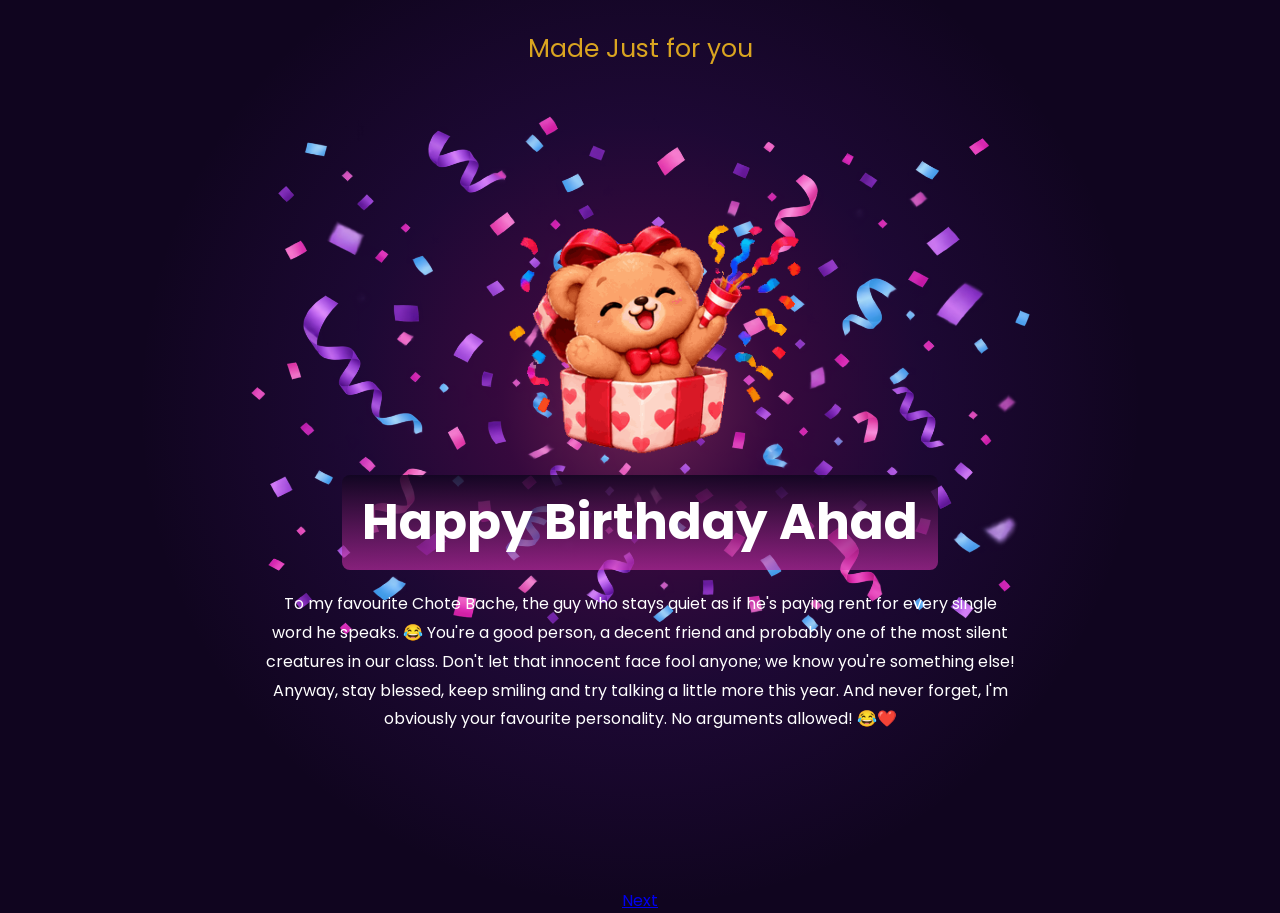
<file: index.html>
<!DOCTYPE html>
<html lang="en">

<head>
    <meta charset="UTF-8">
    <meta name="viewport" content="width=device-width, initial-scale=1.0">

    <link rel="stylesheet" href="./style.css">

    <link rel="preconnect" href="https://fonts.googleapis.com">
    <link rel="preconnect" href="https://fonts.gstatic.com" crossorigin>

    <link href="https://fonts.googleapis.com/css2?family=Great+Vibes&family=Poppins:wght@100;200;300;400;500;600;700;800;900&display=swap" rel="stylesheet">

    <title>Ahad's Birthday Surprise</title>
</head>

<body>

    <div class="center-text">
        Made Just for you
    </div>

    <div class="center">

        <img
            src="./Assets/Colorful Confetti Celebration Burst.png"
            alt="Party Popper effect"
        >

        <img
            src="./Assets/Teddy Bear Gift Box Celebration Animation.gif"
            class="teddy"
            alt="Celebrating teddy bear"
        >

        <div class="text">
            <h1>Happy Birthday Ahad</h1>
        </div>

        <p class="para">
            To my favourite Chote Bache, the guy who stays quiet as if he's paying rent for every single word he speaks.
            😂 You're a good person, a decent friend and probably one of the most silent creatures in our class. Don't
            let that innocent face fool anyone; we know you're something else! Anyway, stay blessed, keep smiling and
            try talking a little more this year. And never forget, I'm obviously your favourite personality. No
            arguments allowed! 😂❤️
        </p>

    </div>

    <a href="./Pages/Envelope.html" class="btn">
        Next
</a>

</body>
</html>
</file>
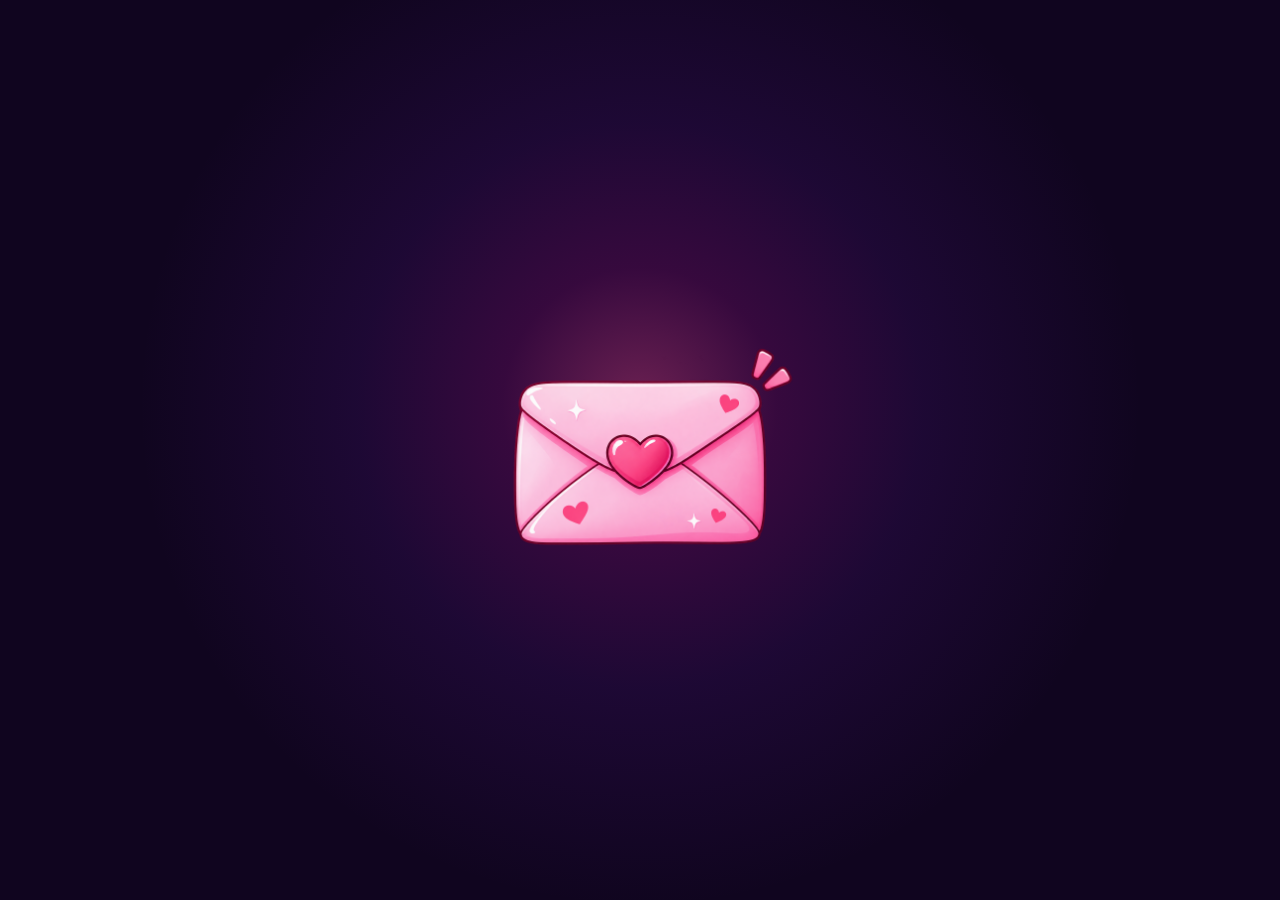
<file: Pages/Envelope.html>
<!DOCTYPE html>
<html lang="en">

<head>
    <meta charset="UTF-8">
    <meta name="viewport" content="width=device-width, initial-scale=1.0">

    <title>Happy Birthday!</title>

    <style>
        * {
            margin: 0;
            padding: 0;
            box-sizing: border-box;
        }

        body {
            min-height: 100vh;
            min-height: 100dvh;

            background-color: #10051F;

            background-image: radial-gradient(circle at 50% 45%,
                    rgba(236, 72, 153, 0.42) 0%,
                    rgba(190, 24, 170, 0.22) 17%,
                    rgba(126, 34, 206, 0.12) 35%,
                    transparent 62%);

            background-repeat: no-repeat;
            background-size: cover;
            background-attachment: fixed;

            font-family: "Poppins", sans-serif;

            display: flex;
            flex-direction: column;
            align-items: center;
            justify-content: center;

            overflow-x: hidden;
        }

        /* ENVELOPE */

        .cards {
            width: 100%;
            display: flex;
            align-items: center;
            justify-content: center;
            cursor: pointer;
            padding: 15px;
        }

        .cards img {
            width: min(85%, 380px);
            height: auto;
            object-fit: contain;
            display: block;
        }

        #closedEnvelope {
            cursor: pointer;
        }

        #openEnvelope {
            display: none;
        }

        /* SHADOW OVERLAY */

        .shadow {
            display: none;

            position: fixed;
            inset: 0;

            width: 100%;
            height: 100%;
            height: 100dvh;

            background: rgba(0, 0, 0, 0.65);

            z-index: 999;

            overflow-y: auto;

            padding: 20px 15px;

            align-items: flex-start;
            justify-content: center;
        }

        /* MESSAGE CONTAINER */

        .container {
            display: block;

            position: relative;

            width: 100%;
            max-width: 750px;

            min-height: 40px;

            margin: 30px auto;

            padding: 25px;

            background: #1e293b;

            color: white;

            border-radius: 15px;

            box-sizing: border-box;

            overflow-wrap: break-word;
            word-wrap: break-word;

            overflow: hidden;

            box-shadow: 0 0 30px rgba(236, 72, 153, 0.2);

            transition: height 0.3s ease;
        }

        /* MESSAGE TEXT */

        .text {
            font-size: 17px;
            line-height: 1.8;

            white-space: pre-wrap;

            overflow-wrap: break-word;
            word-break: normal;
        }

        /* TABLETS */

        @media screen and (max-width: 768px) {

            .cards img {
                width: min(85%, 320px);
            }

            .container {
                max-width: 95%;
                padding: 22px;
                margin: 20px auto;
            }

            .text {
                font-size: 15px;
                line-height: 1.7;
            }
        }

        /* MOBILE PHONES */

        @media screen and (max-width: 480px) {

            body {
                background-attachment: scroll;
            }

            .cards {
                padding: 10px;
            }

            .cards img {
                width: 90%;
                max-width: 300px;
            }

            .shadow {
                padding: 12px 10px;
            }

            .container {
                width: 100%;
                max-width: 100%;

                padding: 18px 15px;

                margin: 15px auto;

                border-radius: 12px;
            }

            .text {
                font-size: 14px;
                line-height: 1.65;
            }
        }

        /* VERY SMALL PHONES */

        @media screen and (max-width: 350px) {

            .cards img {
                width: 95%;
            }

            .container {
                padding: 14px 12px;
            }

            .text {
                font-size: 13px;
                line-height: 1.6;
            }
        }

        #nextButton {
            display: none;

            margin: 25px auto 5px;

            padding: 12px 25px;

            background: linear-gradient(135deg, #ec4899, #9333ea);

            color: white;

            border: none;
            border-radius: 30px;

            font-size: 15px;
            font-weight: 600;

            cursor: pointer;

            transition: 0.3s ease;

            box-shadow: 0 4px 15px rgba(236, 72, 153, 0.3);
        }

        #nextButton:hover {
            transform: scale(1.05);
            box-shadow: 0 6px 20px rgba(236, 72, 153, 0.5);
        }

        #nextButton:active {
            transform: scale(0.95);
        }
    </style>
</head>

<body>

    <!-- ENVELOPE -->

    <div class="cards">

        <img id="closedEnvelope" src="../Assets/Glossy Pink Kawaii Valentine Envelope.png" alt="Closed Envelope">

        <img id="openEnvelope" src="../Assets/Kawaii Pink Envelope Opening Animation.gif" alt="Opening Envelope">

    </div>


    <!-- SHADOW AND MESSAGE -->

    <div class="shadow" id="shadow">

        <div class="container" id="container">

            <div class="text" id="text"></div>
<div id="nextButton" onclick="goFurther()">
    <a href="./Q&A.html">
        Click to go further →
    </a>
</div>
        </div>

    </div>
    


    <script>

        const message = `Happiest Birthday, Chote Bacheee! 🎂😭

Well, congratulations on surviving another year of being the most AI-generated human being I've ever encountered. Honestly, sometimes I wonder if you're actually a human or just some ChatGPT beta version that hasn't received the update for facial expressions and hand movements yet. 😭 The way you talk without moving your hands, without changing your expressions, and with that permanently neutral face is genuinely concerning. Like bro, are you having a conversation or processing a software update? At least give us some indication that you're alive. A little hand movement won't cost you extra RAM, I promise.

And let's talk about that face. You could literally be telling the most exciting story in the world, and your expression would still look like someone just told you to wait 5–7 business days. I genuinely cannot tell whether you're happy, sad, confused, or mentally calculating the meaning of life. Your face has fewer updates than Internet Explorer. 😂 But I'll give you one thing: that smile of yours is actually pretty cute. Unfortunately, it appears so rarely that whenever it does, it feels like witnessing a once-in-a-lifetime astronomical event. Please don't overuse it, though. We wouldn't want to crash the system.

Also, I haven't forgotten your legendary statement about me being your favourite personality. HAHAHA. I mean, obviously, you have excellent taste, so I can't really blame you. But the fact that you said it once and gave me enough material to tease you for the rest of your natural life is honestly one of my favourite things. Don't worry, Chote Bache, I'll make sure you never forget that confession. Consider it permanently saved in my memory. No deleting, no editing, no taking it back. 😂

On a serious note (yes, I'm capable of being serious too, unlike your permanently emotionless AI existence), I hope you have an amazing birthday and an even better year ahead. I hope you get everything you're wishing for, achieve all the things you're working towards, and find plenty of reasons to smile. And maybe, just maybe, this year you'll finally unlock some new facial expressions and learn how to use your hands while talking. We have high hopes for your software development.

Anyway, stay the same weird, emotionless, suspiciously robotic person you are. You're genuinely a fun person to have around, even if talking to you sometimes feels like interacting with a very polite customer service chatbot. 😂 Don't let the teasing get to you; it's all part of the package.

Happy Birthday once again, Chote Bache! Have the best day, enjoy yourself, and please remember to smile. Not that fake system-generated smile, the cute one. And don't forget, your favourite personality wishes you a very happy birthday. Honestly, that's probably the best birthday gift you'll receive. You're welcome. 😌❤️`;


        const closedEnvelope = document.getElementById("closedEnvelope");
        const openEnvelope = document.getElementById("openEnvelope");

        const shadow = document.getElementById("shadow");
        const container = document.getElementById("container");
        const text = document.getElementById("text");

        let index = 0;
        let animationStarted = false;


        // ENVELOPE CLICK

        closedEnvelope.addEventListener("click", function () {

            if (animationStarted) return;

            animationStarted = true;

            closedEnvelope.style.display = "none";

            openEnvelope.style.display = "block";


            // Wait for envelope animation

            setTimeout(() => {

                openEnvelope.style.display = "none";

                shadow.style.display = "flex";

                container.style.display = "block";

                typeWriter();

            }, 2000);

        });


        // TYPEWRITER ANIMATION

        function typeWriter() {

            if (index < message.length) {

                const currentHeight = container.offsetHeight;

                text.textContent += message[index];

                index++;

                const newHeight = container.scrollHeight;

                container.style.height = currentHeight + "px";

                requestAnimationFrame(() => {

                    container.style.height = newHeight + "px";

                });

                setTimeout(typeWriter, 40);

            } else {

                container.style.height = "auto";

                // Show button after typing finishes
                const nextButton = document.getElementById("nextButton");

                nextButton.style.display = "block";

            }

            function goFurther() {
                window.location.href = "surprise.html";
            }

        }

    </script>

</body>

</html>
</file>
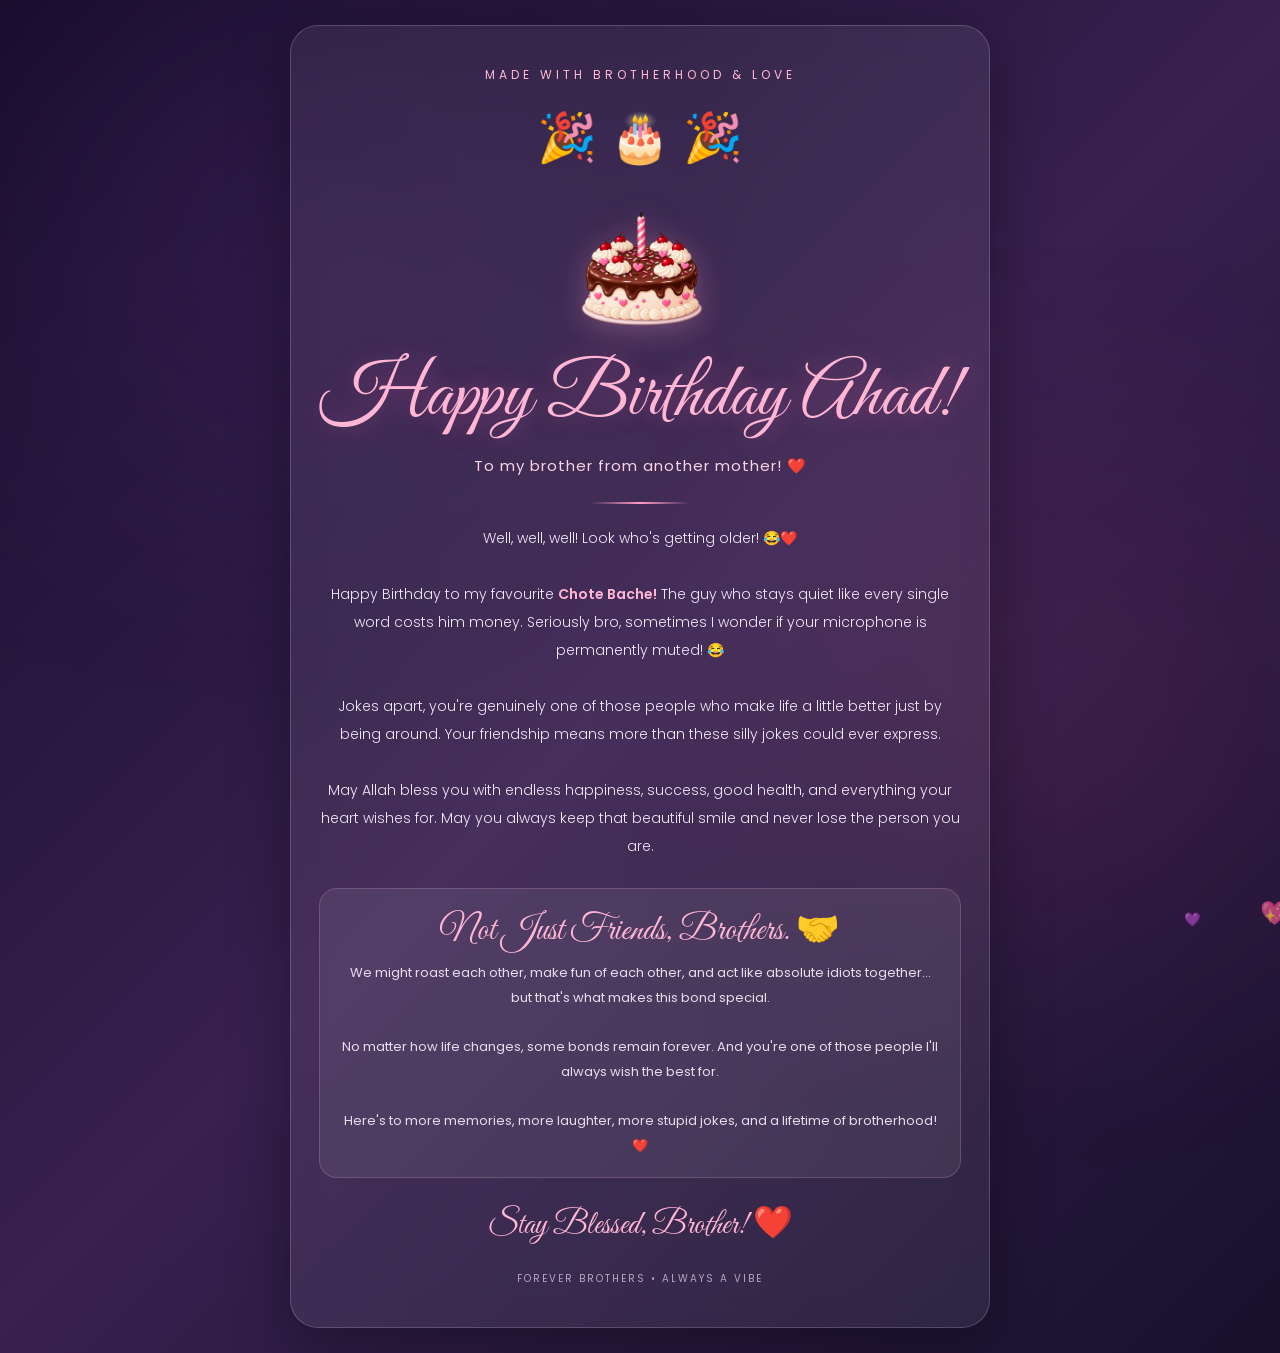
<file: Pages/FinalWish.html>
<!DOCTYPE html>
<html lang="en">
<head>
    <meta charset="UTF-8">
    <meta name="viewport" content="width=device-width, initial-scale=1.0">

    <title>Happy Birthday Ahad ❤️</title>

    <link rel="preconnect" href="https://fonts.googleapis.com">
    <link rel="preconnect" href="https://fonts.gstatic.com" crossorigin>

    <link href="https://fonts.googleapis.com/css2?family=Great+Vibes&family=Poppins:wght@300;400;500;600;700;800&display=swap" rel="stylesheet">

    <style>
        * {
            margin: 0;
            padding: 0;
            box-sizing: border-box;
        }

        body {
            min-height: 100vh;
            background: linear-gradient(135deg, #160d2b, #38204f, #17112d);
            color: white;
            font-family: 'Poppins', sans-serif;
            display: flex;
            justify-content: center;
            align-items: center;
            padding: 25px 15px;
            overflow-x: hidden;
            position: relative;
        }

        .glow {
            position: fixed;
            width: 300px;
            height: 300px;
            background: #c75cff;
            filter: blur(150px);
            opacity: 0.25;
            border-radius: 50%;
            z-index: -1;
            top: 10%;
            left: 10%;
        }

        .glow.two {
            background: #ff4f91;
            top: auto;
            left: auto;
            bottom: 5%;
            right: 5%;
        }

        .container {
            width: 100%;
            max-width: 700px;
            text-align: center;
            padding: 40px 28px;
            background: rgba(255, 255, 255, 0.07);
            border: 1px solid rgba(255, 255, 255, 0.18);
            border-radius: 28px;
            backdrop-filter: blur(15px);
            box-shadow: 0 15px 60px rgba(0, 0, 0, 0.35);
            animation: appear 1.2s ease;
            position: relative;
        }

        .top-text {
            font-size: 12px;
            letter-spacing: 4px;
            text-transform: uppercase;
            color: #ffb8d2;
            margin-bottom: 18px;
        }

        .confetti {
            font-size: 48px;
            animation: bounce 2s infinite;
            margin-bottom: 10px;
        }

        .teddy {
            width: 150px;
            height: 150px;
            object-fit: contain;
            margin: 10px auto 15px;
            display: block;
            filter: drop-shadow(0 5px 15px rgba(255, 160, 200, 0.3));
        }

        h1 {
            font-family: 'Great Vibes', cursive;
            font-size: clamp(48px, 10vw, 76px);
            color: #ffb6d5;
            font-weight: 400;
            margin: 10px 0;
            text-shadow: 0 0 25px rgba(255, 105, 180, 0.35);
        }

        .subtitle {
            color: #f9d5e5;
            font-size: 15px;
            margin-bottom: 25px;
            letter-spacing: 1px;
        }

        .divider {
            width: 100px;
            height: 2px;
            background: linear-gradient(to right, transparent, #ff9dc7, transparent);
            margin: 20px auto;
        }

        .message {
            font-size: 14px;
            line-height: 2;
            color: #f0e7f6;
            font-weight: 300;
            text-align: center;
        }

        .message strong {
            color: #ffb6d5;
            font-weight: 600;
        }

        .brotherhood {
            margin-top: 28px;
            padding: 18px;
            border-radius: 18px;
            background: rgba(255, 255, 255, 0.07);
            border: 1px solid rgba(255, 182, 213, 0.2);
        }

        .brotherhood h2 {
            font-family: 'Great Vibes', cursive;
            color: #ffb6d5;
            font-size: 35px;
            font-weight: 400;
            margin-bottom: 8px;
        }

        .brotherhood p {
            font-size: 13px;
            line-height: 1.9;
            color: #e9dcec;
        }

        .signature {
            font-family: 'Great Vibes', cursive;
            color: #ffb6d5;
            font-size: 32px;
            margin-top: 25px;
        }

        .btn {
            display: inline-block;
            margin-top: 30px;
            padding: 13px 38px;
            border-radius: 50px;
            background: linear-gradient(135deg, #ff79ad, #bd65e8);
            color: white;
            text-decoration: none;
            font-size: 14px;
            font-weight: 600;
            letter-spacing: 1px;
            box-shadow: 0 5px 25px rgba(255, 105, 180, 0.3);
            transition: 0.3s ease;
        }

        .btn:hover {
            transform: translateY(-5px) scale(1.05);
            box-shadow: 0 10px 35px rgba(255, 105, 180, 0.5);
        }

        .footer {
            margin-top: 25px;
            color: #b9a5c7;
            font-size: 10px;
            letter-spacing: 2px;
        }

        .heart {
            position: fixed;
            bottom: -30px;
            font-size: 18px;
            animation: float 7s linear infinite;
            opacity: 0.7;
            pointer-events: none;
        }

        @keyframes float {
            0% {
                transform: translateY(0) rotate(0deg);
                opacity: 0;
            }
            20% { opacity: 0.7; }
            100% {
                transform: translateY(-110vh) rotate(360deg);
                opacity: 0;
            }
        }

        @keyframes bounce {
            0%, 100% { transform: translateY(0); }
            50% { transform: translateY(-10px); }
        }

        @keyframes appear {
            from {
                opacity: 0;
                transform: translateY(35px);
            }
            to {
                opacity: 1;
                transform: translateY(0);
            }
        }

        @media(max-width: 480px) {
            .container {
                padding: 32px 20px;
            }

            .message {
                font-size: 13px;
            }

            .teddy {
                width: 125px;
                height: 125px;
            }
        }
    </style>
</head>

<body>

    <div class="glow"></div>
    <div class="glow two"></div>

    <main class="container">

        <div class="top-text">Made with brotherhood & love</div>

        <div class="confetti">🎉 🎂 🎉</div>

        <img
            src="../Assets/Kawaii Chocolate Cherry Birthday Cake.png"
            class="teddy"
            alt="Birthday teddy bear"
        >

        <h1>Happy Birthday Ahad!</h1>

        <p class="subtitle">
            To my brother from another mother! ❤️
        </p>

        <div class="divider"></div>

        <p class="message">
            Well, well, well! Look who's getting older! 😂❤️
            <br><br>

            Happy Birthday to my favourite <strong>Chote Bache!</strong>
            The guy who stays quiet like every single word costs him money.
            Seriously bro, sometimes I wonder if your microphone is permanently
            muted! 😂
            <br><br>

            Jokes apart, you're genuinely one of those people who make life
            a little better just by being around. Your friendship means more
            than these silly jokes could ever express.
            <br><br>

            May Allah bless you with endless happiness, success, good health,
            and everything your heart wishes for. May you always keep that
            beautiful smile and never lose the person you are.
        </p>

        <div class="brotherhood">

            <h2>Not Just Friends, Brothers. 🤝</h2>

            <p>
                We might roast each other, make fun of each other,
                and act like absolute idiots together...
                but that's what makes this bond special.
                <br><br>

                No matter how life changes, some bonds remain forever.
                And you're one of those people I'll always wish the best for.
                <br><br>

                Here's to more memories, more laughter, more stupid jokes,
                and a lifetime of brotherhood! ❤️
            </p>

        </div>

        <div class="signature">
            Stay Blessed, Brother! ❤️
        </div>

        <div class="footer">
            FOREVER BROTHERS • ALWAYS A VIBE
        </div>

    </main>

    <script>
        const emojis = ["❤️", "💜", "✨", "💖", "🤝"];

        function createHeart() {
            const heart = document.createElement("div");
            heart.classList.add("heart");

            heart.innerHTML =
                emojis[Math.floor(Math.random() * emojis.length)];

            heart.style.left = Math.random() * 100 + "vw";
            heart.style.animationDuration =
                (5 + Math.random() * 5) + "s";

            heart.style.fontSize =
                (12 + Math.random() * 15) + "px";

            document.body.appendChild(heart);

            setTimeout(() => {
                heart.remove();
            }, 10000);
        }

        setInterval(createHeart, 500);
    </script>

</body>
</html>
</file>
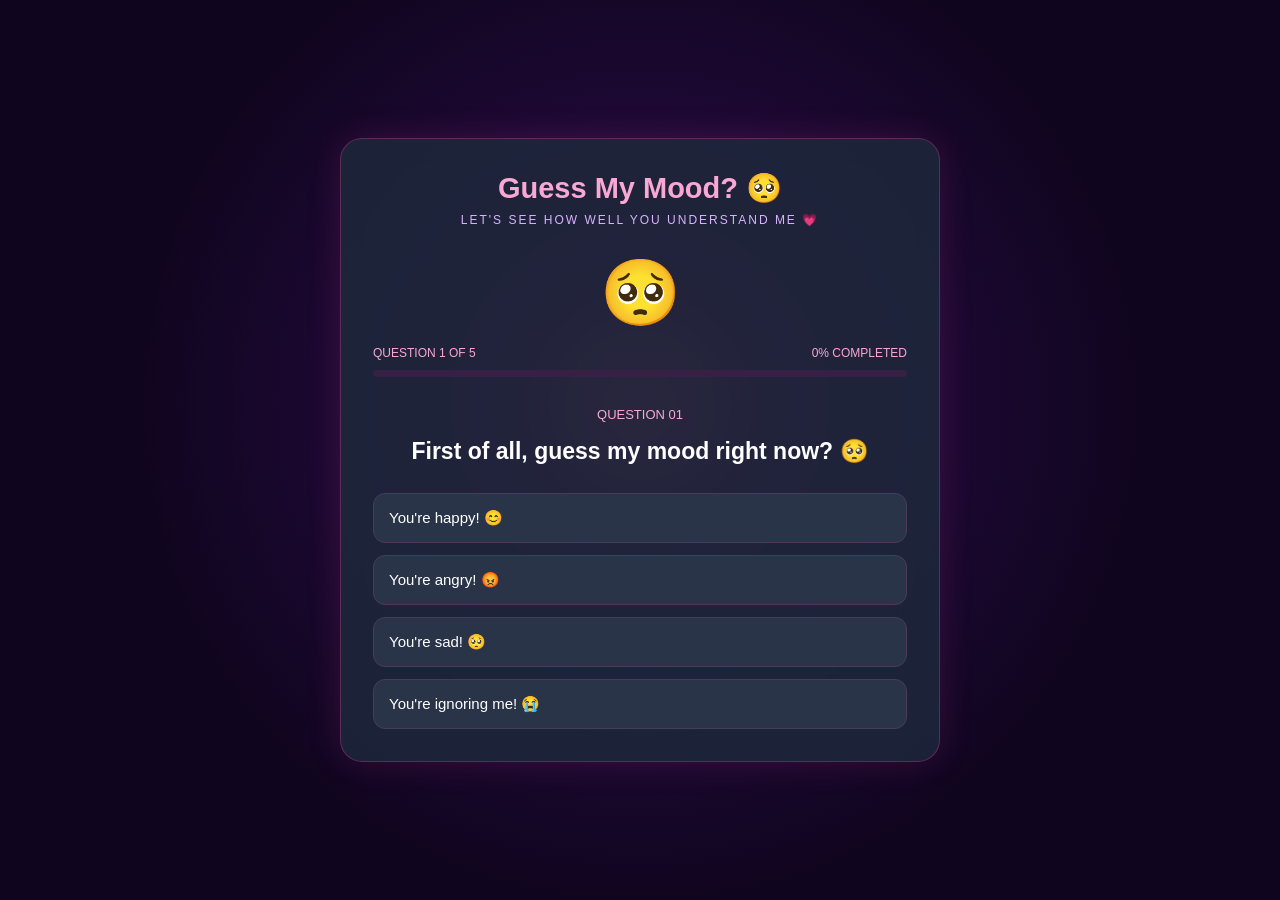
<file: Pages/mood.html>
<!DOCTYPE html>
<html lang="en">
<head>
<meta charset="UTF-8">
<meta name="viewport" content="width=device-width, initial-scale=1.0">
<title>Guess My Mood? 💗</title>

<style>
* {
    margin: 0;
    padding: 0;
    box-sizing: border-box;
}

body {
    min-height: 100vh;
    min-height: 100dvh;
    background-color: #10051F;
    background-image: radial-gradient(
        circle at 50% 45%,
        rgba(236,72,153,0.42) 0%,
        rgba(190,24,170,0.22) 17%,
        rgba(126,34,206,0.12) 35%,
        transparent 62%
    );
    font-family: "Poppins", sans-serif;
    display: flex;
    align-items: center;
    justify-content: center;
    padding: 15px;
}

.container {
    width: 100%;
    max-width: 600px;
    background: rgba(30,41,59,0.85);
    border: 1px solid rgba(236,72,153,0.3);
    border-radius: 22px;
    padding: 32px;
    color: white;
    box-shadow: 0 0 35px rgba(236,72,153,0.15);
    backdrop-filter: blur(12px);
    text-align: center;
}

.header {
    margin-bottom: 28px;
}

.header h1 {
    color: #F9A8D4;
    font-size: 29px;
    margin-bottom: 8px;
}

.header p {
    color: #D8B4FE;
    font-size: 12px;
    letter-spacing: 2px;
}

.emoji {
    font-size: 65px;
    margin-bottom: 15px;
    animation: float 2s infinite ease-in-out;
}

@keyframes float {
    0%,100% { transform: translateY(0); }
    50% { transform: translateY(-8px); }
}

.progress-info {
    display: flex;
    justify-content: space-between;
    color: #F9A8D4;
    font-size: 12px;
    margin-bottom: 10px;
}

.progress-bar {
    width: 100%;
    height: 7px;
    background: #382044;
    border-radius: 20px;
    overflow: hidden;
    margin-bottom: 30px;
}

.progress {
    height: 100%;
    width: 0%;
    background: linear-gradient(90deg,#EC4899,#A855F7);
    transition: width 0.4s ease;
}

.question-number {
    color: #F9A8D4;
    font-size: 13px;
    margin-bottom: 12px;
}

.question {
    font-size: 23px;
    line-height: 1.5;
    margin-bottom: 25px;
}

.answers {
    display: flex;
    flex-direction: column;
    gap: 12px;
}

.answer {
    width: 100%;
    padding: 15px;
    background: #293449;
    border: 1px solid #4B3A59;
    border-radius: 12px;
    color: white;
    font-size: 15px;
    text-align: left;
    cursor: pointer;
    transition: 0.25s ease;
}

.answer:hover {
    background: #49304F;
    border-color: #EC4899;
    transform: translateY(-2px);
}

.answer.selected {
    background: #71365F;
    border-color: #F9A8D4;
}

.answer:disabled {
    cursor: default;
}

.feedback {
    display: none;
    margin-top: 20px;
    padding: 17px;
    background: rgba(236,72,153,0.12);
    border: 1px solid rgba(236,72,153,0.2);
    border-radius: 12px;
    color: #FBCFE8;
    font-size: 14px;
    line-height: 1.8;
    animation: appear 0.4s ease;
}

@keyframes appear {
    from { opacity: 0; transform: translateY(10px); }
    to { opacity: 1; transform: translateY(0); }
}

.next-btn {
    display: none;
    width: 100%;
    padding: 14px;
    margin-top: 20px;
    background: linear-gradient(135deg,#EC4899,#9333EA);
    border: none;
    border-radius: 30px;
    color: white;
    font-size: 15px;
    font-weight: bold;
    cursor: pointer;
    transition: 0.3s;
}

.next-btn:hover {
    transform: scale(1.03);
    box-shadow: 0 5px 20px rgba(236,72,153,0.35);
}

.result {
    display: none;
    text-align: center;
    animation: appear 0.5s ease;
}

.result h1 {
    color: #F9A8D4;
    font-size: 29px;
    margin-bottom: 18px;
}

.result p {
    color: #F3E8FF;
    line-height: 1.9;
    margin-bottom: 20px;
    font-size: 15px;
}

.result .emoji {
    font-size: 65px;
}

@media(max-width:480px) {
    .container {
        padding: 24px 18px;
    }

    .header h1 {
        font-size: 25px;
    }

    .question {
        font-size: 20px;
    }

    .answer {
        font-size: 14px;
        padding: 13px;
    }

    .result h1 {
        font-size: 25px;
    }
}
</style>
</head>

<body>

<div class="container">

    <div class="header">
        <h1>Guess My Mood? 🥺</h1>
        <p>LET'S SEE HOW WELL YOU UNDERSTAND ME 💗</p>
    </div>

    <div id="game">

        <div class="emoji" id="mainEmoji">🥺</div>

        <div class="progress-info">
            <span id="questionCount">QUESTION 1 OF 5</span>
            <span id="percentage">0% COMPLETED</span>
        </div>

        <div class="progress-bar">
            <div class="progress" id="progress"></div>
        </div>

        <div class="question-number" id="number">
            QUESTION 01
        </div>

        <h2 class="question" id="question">
            Can you guess my mood right now? 👀
        </h2>

        <div class="answers" id="answers"></div>

        <div class="feedback" id="feedback"></div>

        <button class="next-btn" id="nextBtn"
            onclick="nextQuestion()">
            Next Question →
        </button>

    </div>

    <!-- FINAL RESULT -->

    <div class="result" id="result">

        <div class="emoji">🥺💗😭</div>

        <h1>YOU FAILED! 😭</h1>

        <p id="finalMessage"></p>

        <p>
            It's not even about guessing my mood anymore.
            I just want you to tell me what happened.
            Tumne abhi tak bataya hi nahi. 🥺
        </p>

        <p style="color:#F9A8D4;font-weight:bold;">
            Ab bata bhi do naaa! 😭❤️
        </p>

         <button class="next-btn" style="display:block"
            onclick="location.href='./FinalWish.html'">
            Next page
        </button>

    </div>

</div>

<script>

const questions = [

{
    question: "First of all, guess my mood right now? 🥺",

    emoji: "🥺",

    answers: [
        "You're happy! 😊",
        "You're angry! 😡",
        "You're sad! 🥺",
        "You're ignoring me! 😭"
    ],

    feedback: [
        "WRONGGG! Tumne abhi tak nahi btaya wo baat kya thi. Baat nahi krna ab. 😭",
        "Jab pata he to btate kyu nahi ho kya baat thi? 😭",
        "Haan to batao na kya hua tha. Aise chup rehne se kya hoga? 🥺",
        "Achaaa, ab tum mujhe ignore bhi karoge? Wahhh. 😭"
    ]
},

{
    question: "What do you think I'm thinking about? 👀",

    emoji: "🤔",

    answers: [
        "Something I said",
        "Something that happened",
        "Me, obviously 😌",
        "Nothing, just overthinking"
    ],

    feedback: [
        "TO PHIR BATA DO NA KYA BAAT THI. 😭",
        "Exactlyyy! Aur abhi tak bataya bhi nahi. 🥺",
        "Haan haan, khushfehmi achi baat hai. 😂",
        "Overthinking nahi karungi agar tum bata doge. 😭"
    ]
},

{
    question: "If I suddenly stop talking, what does that mean? 🥲",

    emoji: "😶",

    answers: [
        "You're upset with me",
        "You need some attention",
        "You're waiting for me to ask",
        "You don't want to talk"
    ],

    feedback: [
        "Maybeee. Lekin pehle wo baat to batao. 😭",
        "Obviously attention chahiye, lekin tum baat bhi to nahi batate. 💗",
        "FINALLY! Someone understands. Ab pooch bhi lo kya hua. 🥺",
        "Aisa bhi nahi hai. Bas tum samajh hi nahi rahe. 😭"
    ]
},

{
    question: "Okay, what should you do to fix my mood? 💗",

    emoji: "🥹",

    answers: [
        "Tell me what happened",
        "Ask me what's wrong",
        "Give me a hug",
        "Just say sorry"
    ],

    feedback: [
        "YESSS! ITNA TIME LAGA YE SAMAJHNE MEIN? 😭❤️",
        "Finally! Bas yehi to sunna tha. 🥺",
        "Hug bhi chahiye, lekin pehle baat batao. 😭",
        "SORRY KIS BAAT KA? PEHLE BATAO KYA HUA. 😂"
    ]
},

{
    question: "Last chance! What do I actually want? 🥺",

    emoji: "💗",

    answers: [
        "I want to talk about what happened",
        "I want you to understand me",
        "I want an apology",
        "I want you to stop asking questions"
    ],

    feedback: [
        "YESSS! AB TO BATA DO NA PLEASEEE. 😭❤️",
        "Then understand this: mujhe wo baat jaan'ni hai. 🥺",
        "Sorry baad mein, pehle batao kya hua tha. 😭",
        "HAHAHA nice try. Itni asani se nahi bach sakte. 💀"
    ]
}

];

let currentQuestion = 0;
let selectedAnswer = null;

const questionEl = document.getElementById("question");
const answersEl = document.getElementById("answers");
const feedbackEl = document.getElementById("feedback");
const nextBtn = document.getElementById("nextBtn");

function loadQuestion() {

    selectedAnswer = null;

    const q = questions[currentQuestion];

    document.getElementById("mainEmoji").textContent = q.emoji;

    document.getElementById("number").textContent =
        `QUESTION ${String(currentQuestion + 1).padStart(2, "0")}`;

    document.getElementById("questionCount").textContent =
        `QUESTION ${currentQuestion + 1} OF ${questions.length}`;

    const percent = Math.round(
        (currentQuestion / questions.length) * 100
    );

    document.getElementById("percentage").textContent =
        `${percent}% COMPLETED`;

    document.getElementById("progress").style.width =
        percent + "%";

    questionEl.textContent = q.question;

    answersEl.innerHTML = "";

    feedbackEl.style.display = "none";

    nextBtn.style.display = "none";

    q.answers.forEach((answer, index) => {

        const button = document.createElement("button");

        button.className = "answer";
        button.textContent = answer;

        button.onclick = () => selectAnswer(index, button);

        answersEl.appendChild(button);

    });

}

function selectAnswer(index, button) {

    if (selectedAnswer !== null) return;

    selectedAnswer = index;

    const q = questions[currentQuestion];

    document.querySelectorAll(".answer").forEach(btn => {
        btn.disabled = true;
        btn.style.opacity = "0.55";
    });

    button.classList.add("selected");
    button.style.opacity = "1";

    feedbackEl.textContent = q.feedback[index];

    feedbackEl.style.display = "block";

    nextBtn.style.display = "block";

    nextBtn.textContent =
        currentQuestion === questions.length - 1
        ? "See Final Result ❤️"
        : "Next Question →";

}

function nextQuestion() {

    currentQuestion++;

    if (currentQuestion < questions.length) {
        loadQuestion();
    } else {
        showResult();
    }

}

function showResult() {

    document.getElementById("game").style.display = "none";

    document.getElementById("result").style.display = "block";

    document.getElementById("finalMessage").textContent =
        "Congratulations! You completed all 5 questions and STILL haven't figured out that I just want to know what happened. 😭 I hope you finally understand the assignment. 😂❤️";

}

function restartGame() {

    currentQuestion = 0;

    document.getElementById("result").style.display = "none";

    document.getElementById("game").style.display = "block";

    loadQuestion();

}

loadQuestion();

</script>

</body>
</html>
</file>
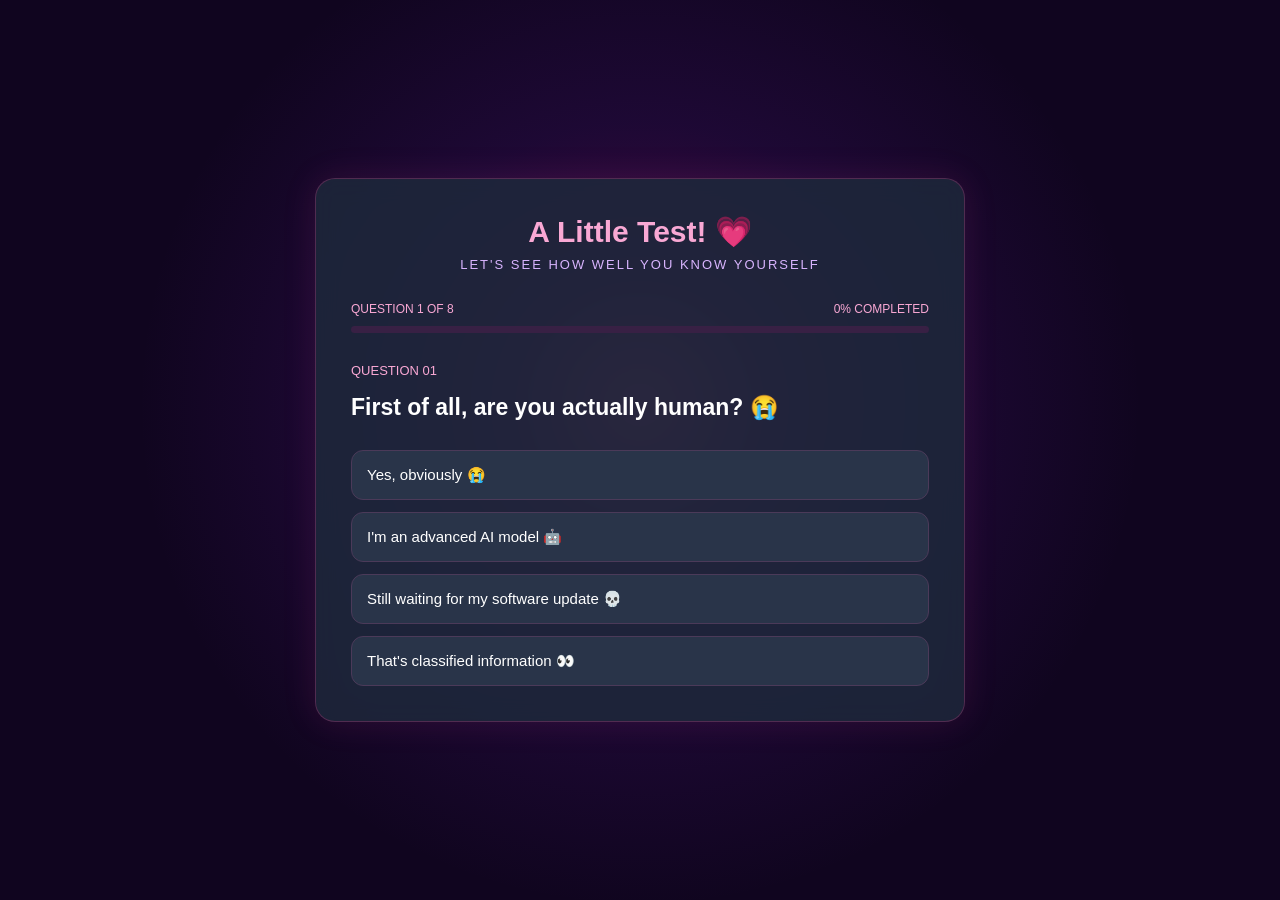
<file: Pages/Q&A.html>
<!DOCTYPE html>
<html lang="en">

<head>
<meta charset="UTF-8">
<meta name="viewport" content="width=device-width, initial-scale=1.0">

<title>A Little Birthday Test 💗</title>

<style>

* {
    margin: 0;
    padding: 0;
    box-sizing: border-box;
}

body {
    min-height: 100vh;
    min-height: 100dvh;

    background-color: #10051F;

    background-image: radial-gradient(
        circle at 50% 45%,
        rgba(236,72,153,0.42) 0%,
        rgba(190,24,170,0.22) 17%,
        rgba(126,34,206,0.12) 35%,
        transparent 62%
    );

    font-family: "Poppins", sans-serif;

    display: flex;
    align-items: center;
    justify-content: center;

    padding: 20px;
}

/* MAIN CARD */

.quiz-container {
    width: 100%;
    max-width: 650px;

    background: rgba(30,41,59,0.85);

    border: 1px solid rgba(236,72,153,0.25);

    border-radius: 20px;

    padding: 35px;

    color: white;

    box-shadow: 0 0 35px rgba(236,72,153,0.12);

    backdrop-filter: blur(12px);
}

/* HEADER */

.header {
    text-align: center;
    margin-bottom: 30px;
}

.header h1 {
    color: #F9A8D4;
    font-size: 30px;
    margin-bottom: 8px;
}

.header p {
    color: #D8B4FE;
    font-size: 13px;
    letter-spacing: 2px;
}

/* PROGRESS */

.progress-info {
    display: flex;
    justify-content: space-between;
    color: #F9A8D4;
    font-size: 12px;
    margin-bottom: 10px;
}

.progress-bar {
    width: 100%;
    height: 7px;
    background: #382044;
    border-radius: 20px;
    overflow: hidden;
    margin-bottom: 30px;
}

.progress {
    height: 100%;
    width: 0%;
    background: linear-gradient(90deg,#EC4899,#A855F7);
    transition: width 0.4s ease;
}

/* QUESTION */

.question-number {
    color: #F9A8D4;
    font-size: 13px;
    margin-bottom: 12px;
}

.question {
    font-size: 23px;
    line-height: 1.5;
    margin-bottom: 25px;
}

/* ANSWERS */

.answers {
    display: flex;
    flex-direction: column;
    gap: 12px;
}

.answer {
    width: 100%;
    padding: 15px;

    background: #293449;

    border: 1px solid #4B3A59;

    border-radius: 12px;

    color: white;

    font-size: 15px;
    text-align: left;

    cursor: pointer;

    transition: 0.25s ease;
}

.answer:hover {
    background: #49304F;
    border-color: #EC4899;
    transform: translateY(-2px);
}

.answer.selected {
    background: #71365F;
    border-color: #F9A8D4;
}

/* FEEDBACK */

.feedback {
    display: none;

    margin-top: 20px;

    padding: 15px;

    background: rgba(236,72,153,0.12);

    border-radius: 12px;

    color: #FBCFE8;

    font-size: 14px;
    line-height: 1.6;
}

/* NEXT BUTTON */

.next-btn {
    display: none;

    width: 100%;

    padding: 14px;

    margin-top: 20px;

    background: linear-gradient(135deg,#EC4899,#9333EA);

    border: none;
    border-radius: 30px;

    color: white;

    font-size: 15px;
    font-weight: bold;

    cursor: pointer;

    transition: 0.3s;
}

.next-btn:hover {
    transform: scale(1.03);
    box-shadow: 0 5px 20px rgba(236,72,153,0.35);
}

/* RESULT */

.result {
    display: none;
    text-align: center;
}

.result h1 {
    color: #F9A8D4;
    font-size: 30px;
    margin-bottom: 20px;
}

.result p {
    color: #F3E8FF;
    line-height: 1.8;
    margin-bottom: 20px;
}

.result .emoji {
    font-size: 65px;
    margin-bottom: 15px;
}

/* MOBILE */

@media(max-width: 480px) {

    body {
        padding: 12px;
    }

    .quiz-container {
        padding: 22px 17px;
        border-radius: 16px;
    }

    .header h1 {
        font-size: 25px;
    }

    .question {
        font-size: 19px;
    }

    .answer {
        font-size: 14px;
        padding: 13px;
    }

    .result h1 {
        font-size: 25px;
    }
}

</style>
</head>

<body>

<div class="quiz-container">

    <div class="header">
        <h1>A Little Test! 💗</h1>
        <p>LET'S SEE HOW WELL YOU KNOW YOURSELF</p>
    </div>

    <div id="quiz">

        <div class="progress-info">
            <span id="questionCount">QUESTION 1 OF 8</span>
            <span id="percentage">0% COMPLETED</span>
        </div>

        <div class="progress-bar">
            <div class="progress" id="progress"></div>
        </div>

        <div class="question-number" id="number">
            QUESTION 01
        </div>

        <h2 class="question" id="question"></h2>

        <div class="answers" id="answers"></div>

        <div class="feedback" id="feedback"></div>

        <button class="next-btn" id="nextBtn" onclick="nextQuestion()">
            Next Question →
        </button>

    </div>


    <!-- FINAL RESULT -->

    <div class="result" id="result">

        <div class="emoji">🎂😭💗</div>

        <h1>TEST COMPLETED!</h1>

        <p id="finalMessage"></p>

        <p>
            Anyway, no matter what your answers were,
            you're still the same weird little human
            I was talking about. 😂❤️
        </p>

        <h2 style="color:#F9A8D4;">
            Happy Birthday Once Again! 🎉
        </h2>

        <button class="next-btn" style="display:block"
            onclick="location.href='./mood.html'">
            Next page
        </button>

    </div>

</div>


<script>

const questions = [

{
    question: "First of all, are you actually human? 😭",

    answers: [
        "Yes, obviously 😭",
        "I'm an advanced AI model 🤖",
        "Still waiting for my software update 💀",
        "That's classified information 👀"
    ],

    feedback: [
        "Hmm. Suspicious. Your facial expressions say otherwise. 😂",
        "I KNEW IT. Finally, an honest answer.",
        "Your developers really need to hurry up. 😭",
        "Even your identity is running on airplane mode."
    ]
},

{
    question: "How many facial expressions do you have? 💀",

    answers: [
        "A lot actually!",
        "Two. Happy and loading...",
        "One permanent expression 😐",
        "Depends on the Wi-Fi connection."
    ],

    feedback: [
        "HAHAHA. Name three. I'll wait. 😭",
        "That's already an impressive upgrade.",
        "I knew it. The default settings never changed.",
        "Please restart your face. 😂"
    ]
},

{
    question: "What happens when someone tells you a funny joke? 😂",

    answers: [
        "I laugh normally.",
        "I smile for 0.5 seconds.",
        "I just stare at them 😐",
        "I process whether it's funny first."
    ],

    feedback: [
        "Sure, buddy. We totally believe you.",
        "A RARE HISTORICAL EVENT!",
        "The legendary emotionless stare strikes again.",
        "Your humour processing speed needs improvement. 😭"
    ]
},

{
    question: "Who is your favourite personality? 👀",

    answers: [
        "Obviously you.",
        "Myself, because I'm amazing.",
        "I refuse to answer.",
        "Can I change my answer later?"
    ],

    feedback: [
        "CORRECT ANSWER. Excellent taste. 😌❤️",
        "A little competition never hurt anyone. 😂",
        "Your silence is very suspicious.",
        "NO TAKE-BACKS. It's permanently recorded. 😭"
    ]
},

{
    question: "If your life had a software update, what would you fix first? 🤖",

    answers: [
        "Facial expressions",
        "Hand movements while talking",
        "My suspiciously robotic personality",
        "Nothing. I'm perfect."
    ],

    feedback: [
        "PLEASE INSTALL THIS UPDATE IMMEDIATELY.",
        "Finally, someone acknowledged the problem.",
        "At least you're self-aware. 😭",
        "HAHAHAHA. The confidence is unbelievable."
    ]
},

{
    question: "What's your most dangerous superpower? 😭",

    answers: [
        "Making people laugh",
        "Being effortlessly emotionless",
        "Disappearing when responsibilities arrive",
        "Having absolutely no idea what's happening."
    ],

    feedback: [
        "Okay, that's actually a good one.",
        "Your face has already mastered this skill.",
        "A professional at avoiding side quests. 💀",
        "The most honest answer so far."
    ]
},

{
    question: "How would you describe your birthday personality? 🎂",

    answers: [
        "Cute and innocent.",
        "A walking disaster.",
        "An underdeveloped AI model.",
        "A limited edition human."
    ],

    feedback: [
        "Innocent? That's debatable. 😂",
        "At least you know yourself.",
        "THE ACCURACY IS INSANE. 😭",
        "Limited edition, questionable software."
    ]
},

{
    question: "One last question... Did you enjoy this little test? ❤️",

    answers: [
        "Yes, it was amazing!",
        "It was okay, I guess.",
        "I want a refund. 😭",
        "I only came for the birthday wishes."
    ],

    feedback: [
        "YAYYY! Mission accomplished. ❤️",
        "I'll accept that. Barely. 😂",
        "NO REFUNDS. Birthday policy. 💀",
        "HAHAHA. At least you're honest."
    ]
}

];

let currentQuestion = 0;
let selectedAnswer = null;

const questionEl = document.getElementById("question");
const answersEl = document.getElementById("answers");
const feedbackEl = document.getElementById("feedback");
const nextBtn = document.getElementById("nextBtn");

function loadQuestion() {

    selectedAnswer = null;

    const q = questions[currentQuestion];

    document.getElementById("number").textContent =
        `QUESTION ${String(currentQuestion + 1).padStart(2, "0")}`;

    document.getElementById("questionCount").textContent =
        `QUESTION ${currentQuestion + 1} OF ${questions.length}`;

    const percent = Math.round(
        (currentQuestion / questions.length) * 100
    );

    document.getElementById("percentage").textContent =
        `${percent}% COMPLETED`;

    document.getElementById("progress").style.width =
        percent + "%";

    questionEl.textContent = q.question;

    answersEl.innerHTML = "";

    feedbackEl.style.display = "none";

    nextBtn.style.display = "none";

    q.answers.forEach((answer, index) => {

        const button = document.createElement("button");

        button.className = "answer";

        button.textContent = answer;

        button.onclick = () => selectAnswer(index, button);

        answersEl.appendChild(button);

    });

}


function selectAnswer(index, button) {

    if (selectedAnswer !== null) return;

    selectedAnswer = index;

    const q = questions[currentQuestion];

    document.querySelectorAll(".answer").forEach(btn => {
        btn.disabled = true;
        btn.style.opacity = "0.65";
    });

    button.classList.add("selected");
    button.style.opacity = "1";

    feedbackEl.textContent = q.feedback[index];

    feedbackEl.style.display = "block";

    nextBtn.style.display = "block";

}


function nextQuestion() {

    currentQuestion++;

    if (currentQuestion < questions.length) {

        loadQuestion();

    } else {

        showResult();

    }

}


function showResult() {

    document.getElementById("quiz").style.display = "none";

    document.getElementById("result").style.display = "block";

    document.getElementById("finalMessage").textContent =
        "You survived all 8 questions! Honestly, I wasn't sure you would. 😂 Your answers have officially confirmed that you're one of a kind. Never change, Chote Bacheee! ❤️";

}


loadQuestion();

</script>

</body>
</html>
</file>
<file: style.css>
* {
    margin: 0;
    padding: 0;
    box-sizing: border-box;
}

body {
    min-height: 100vh;
    min-height: 100dvh;
    background-color: #10051F;

    background-image: radial-gradient(
        circle at 50% 45%,
        rgba(236, 72, 153, 0.42) 0%,
        rgba(190, 24, 170, 0.22) 17%,
        rgba(126, 34, 206, 0.12) 35%,
        transparent 62%
    );

    background-repeat: no-repeat;
    background-size: cover;
    background-attachment: fixed;
    font-family: "Poppins", sans-serif;

    display: flex;
    flex-direction: column;
    align-items: center;
    overflow-x: hidden;
}

.font-custom {
    font-family: "Great Vibes", cursive;
}

.center-text {
    color: goldenrod;
    text-align: center;
    margin-top: 30px;
    font-size: clamp(18px, 3vw, 25px);
    z-index: 2;
}

.center {
    width: 100%;
    min-height: calc(100vh - 80px);
    min-height: calc(100dvh - 80px);

    display: flex;
    flex-direction: column;
    align-items: center;
    justify-content: center;

    position: relative;
    padding: 20px 15px 40px;
}

/* Confetti image */
.center img:first-child {
    position: absolute;
    z-index: 0;
    width: min(90%, 800px);
    height: auto;
    max-height: 65vh;
    object-fit: contain;
    top: 5%;
    left: 50%;
    transform: translateX(-50%);
    pointer-events: none;
}

/* Teddy bear */
.teddy {
    position: relative;
    z-index: 1;
    width: min(65%, 350px);
    height: auto;
    object-fit: contain;
    margin-top: 20px;
}

/* Birthday heading */
.text {
    position: relative;
    z-index: 2;
    width: 100%;
    display: flex;
    justify-content: center;
    margin-top: 20px;
}

.text h1 {
    font-size: clamp(25px, 5vw, 50px);
    color: white;

    background: linear-gradient(
        #10051fda,
        rgba(216, 51, 180, 0.568)
    );

    padding: 10px 20px;
    width: fit-content;
    max-width: 100%;
    text-align: center;
    border-radius: 8px;
}

/* Birthday message */
.para {
    position: relative;
    z-index: 2;

    width: min(85%, 750px);
    margin-top: 20px;

    color: white;
    font-size: clamp(12px, 1.5vw, 16px);
    line-height: 1.8;
    text-align: center;
}

/* Tablets */
@media (max-width: 768px) {
    .center {
        padding: 15px 20px 30px;
    }

    .center img:first-child {
        width: 100%;
        max-height: 55vh;
    }

    .teddy {
        width: min(75%, 300px);
    }

    .para {
        width: 95%;
        line-height: 1.7;
    }
}

/* Mobile phones */
@media (max-width: 480px) {
    .center-text {
        margin-top: 20px;
    }

    .center {
        min-height: calc(100dvh - 60px);
        justify-content: center;
        padding: 15px 12px 30px;
    }

    .center img:first-child {
        width: 110%;
        max-height: 45vh;
        top: 8%;
    }

    .teddy {
        width: min(80%, 260px);
        margin-top: 15px;
    }

    .text {
        margin-top: 15px;
    }

    .text h1 {
        font-size: clamp(23px, 7vw, 32px);
        padding: 10px 12px;
    }

    .para {
        width: 100%;
        font-size: 12px;
        line-height: 1.7;
        margin-top: 15px;
        padding: 0 5px;
    }
}

/* Very small phones */
@media (max-width: 350px) {
    .teddy {
        width: 75%;
    }

    .text h1 {
        font-size: 21px;
    }

    .para {
        font-size: 11px;
    }
}
</file>
